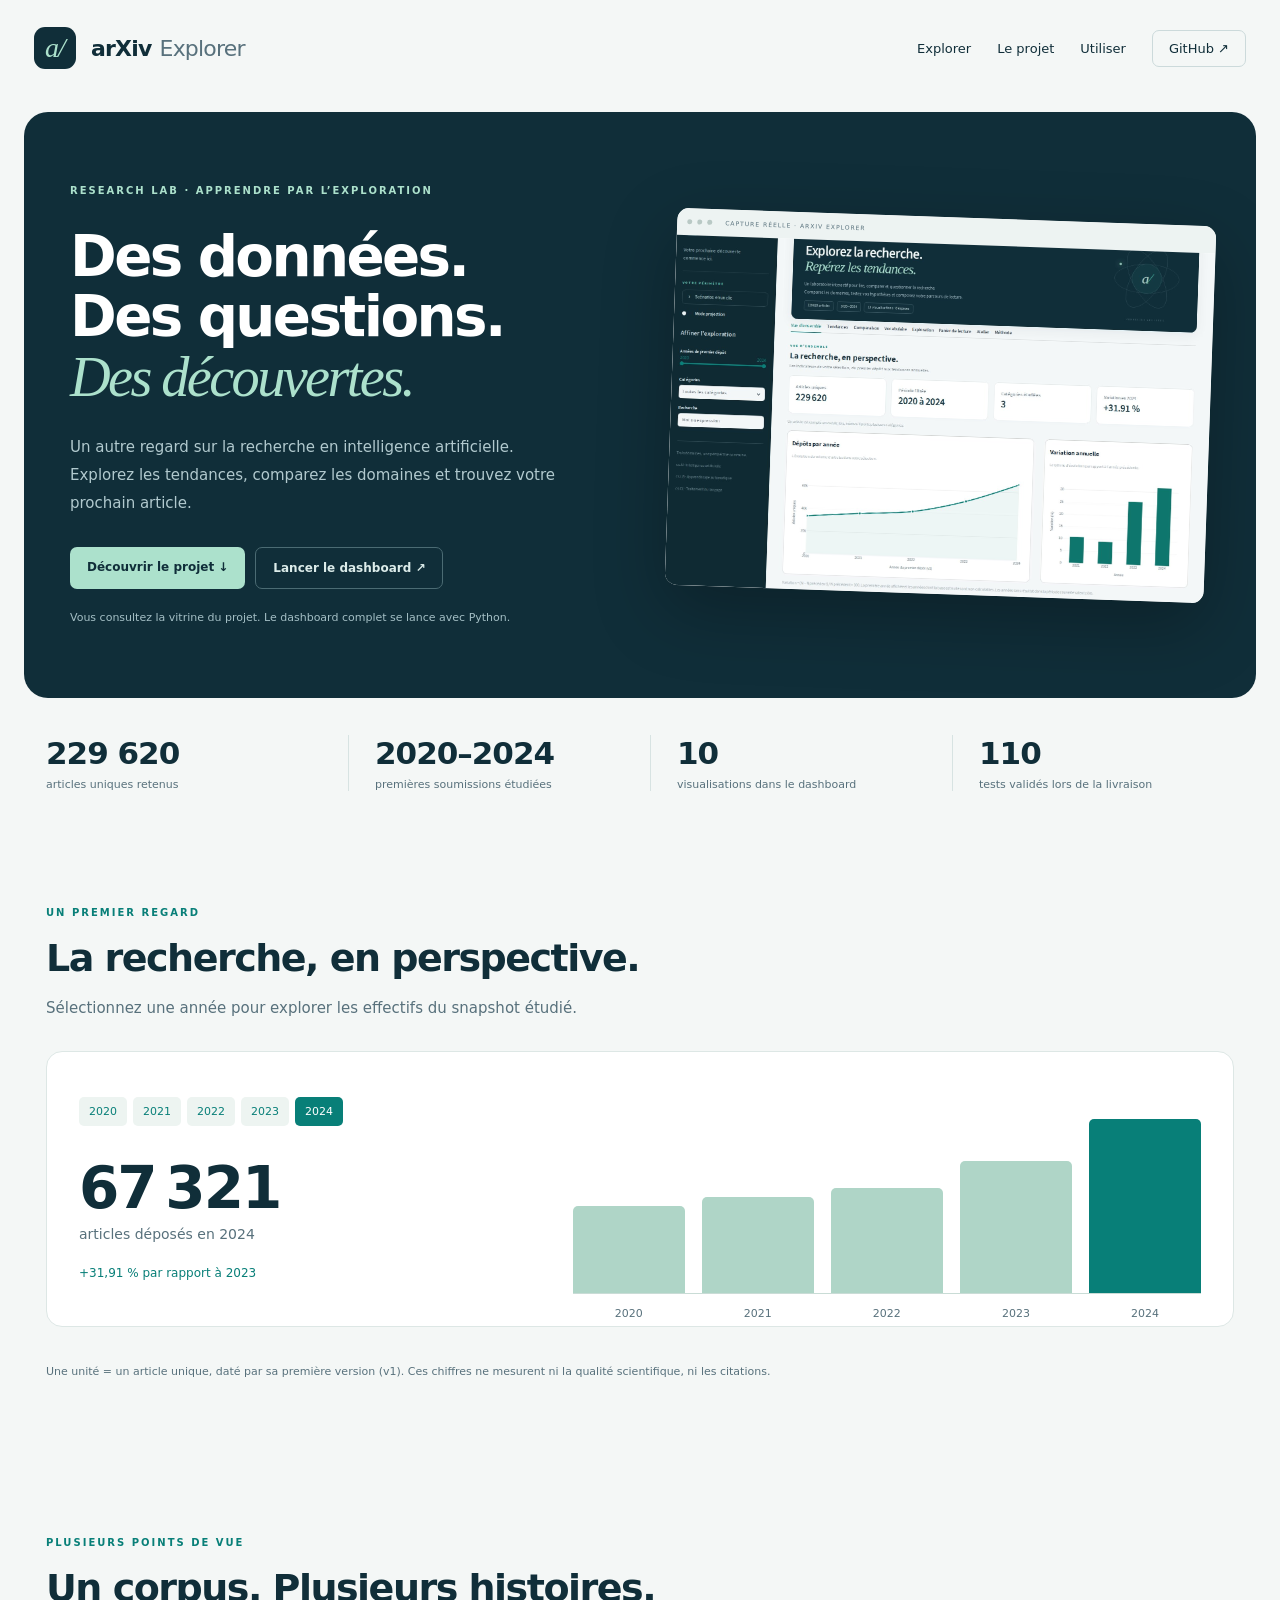
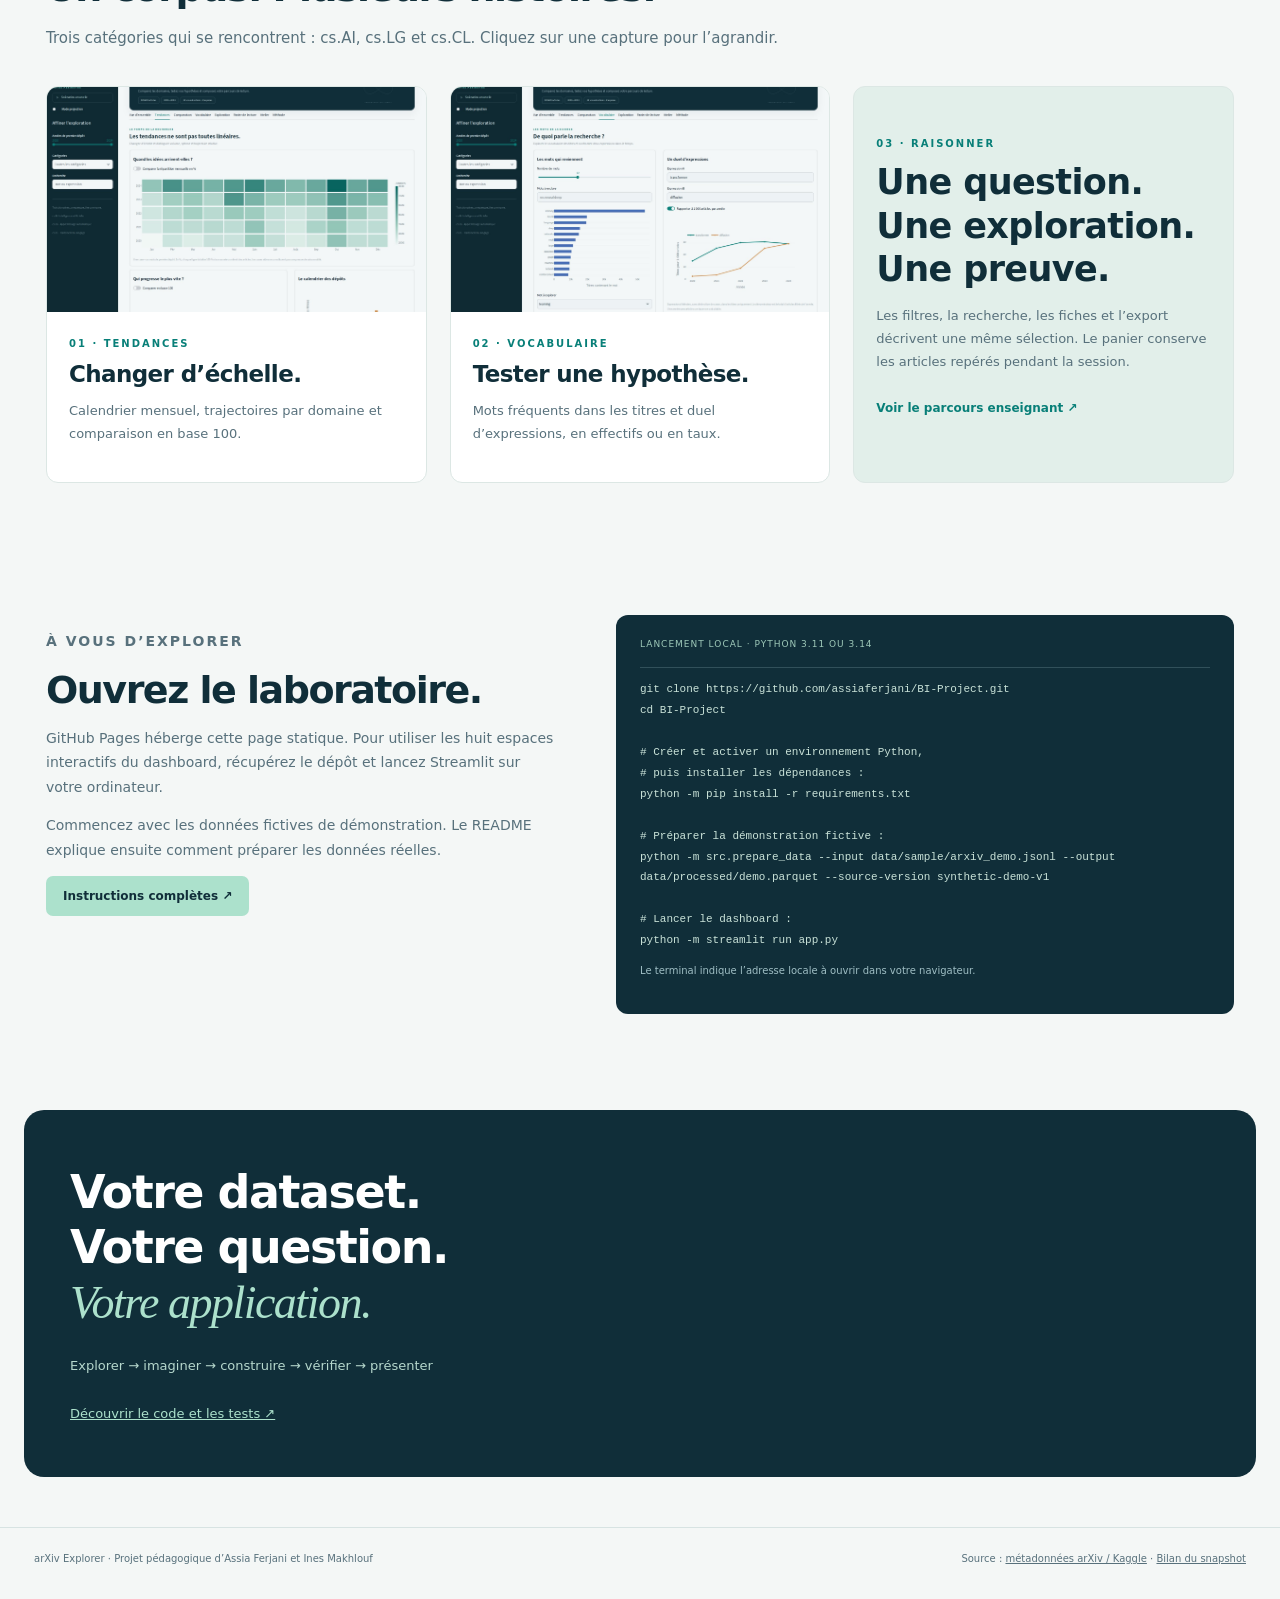
<file: index.html>
<!doctype html>
<html lang="fr"><head><meta charset="utf-8"><meta name="viewport" content="width=device-width,initial-scale=1"><meta name="description" content="arXiv Explorer : un projet pédagogique pour explorer les tendances de recherche en intelligence artificielle. Captures, résultats et guide de lancement."><meta name="theme-color" content="#102e39"><title>arXiv Explorer — Les données au service des idées</title><link rel="stylesheet" href="style.css"></head>
<body>
<header><a class="brand" href="#"><span class="mark">a/</span> arXiv <span class="muted">Explorer</span></a><nav aria-label="Navigation principale"><a href="#apercu">Explorer</a><a href="#projet">Le projet</a><a href="#installation">Utiliser</a><a class="github" href="https://github.com/assiaferjani/BI-Project">GitHub ↗</a></nav></header>
<main>
<section class="hero"><div class="intro"><p class="eyebrow">RESEARCH LAB · APPRENDRE PAR L’EXPLORATION</p><h1>Des données.<br>Des questions.<br><em>Des découvertes.</em></h1><p class="lead">Un autre regard sur la recherche en intelligence artificielle. Explorez les tendances, comparez les domaines et trouvez votre prochain article.</p><div class="actions"><a class="button primary" href="#apercu">Découvrir le projet ↓</a><a class="button secondary" href="#installation">Lancer le dashboard ↗</a></div><p class="notice">Vous consultez la vitrine du projet. Le dashboard complet se lance avec Python.</p></div><a class="hero-screen" href="assets/showcase-overview.jpg" data-image="assets/showcase-overview.jpg"><div class="window"><i></i><i></i><i></i><span>CAPTURE RÉELLE · ARXIV EXPLORER</span></div><img src="assets/showcase-overview.jpg" alt="Le dashboard arXiv Explorer : indicateurs, courbes annuelles et carte du corpus" width="1600" height="1450"></a></section>
<section class="metrics" aria-label="Le projet en chiffres"><div><strong>229 620</strong><span>articles uniques retenus</span></div><div><strong>2020–2024</strong><span>premières soumissions étudiées</span></div><div><strong>10</strong><span>visualisations dans le dashboard</span></div><div><strong>110</strong><span>tests validés lors de la livraison</span></div></section>
<section id="apercu" class="section"><p class="eyebrow">UN PREMIER REGARD</p><h2>La recherche, en perspective.</h2><p class="section-lead">Sélectionnez une année pour explorer les effectifs du snapshot étudié.</p><div class="annual"><div><div id="years" class="years" aria-label="Année à afficher"></div><strong id="annual-count">67 321</strong><p id="annual-label">articles déposés en 2024</p><span id="annual-growth" class="tag">+31,91 % par rapport à 2023</span></div><div class="bars" id="bars" aria-label="Dépôts annuels"></div></div><p class="caption">Une unité = un article unique, daté par sa première version (v1). Ces chiffres ne mesurent ni la qualité scientifique, ni les citations.</p></section>
<section id="projet" class="section"><p class="eyebrow">PLUSIEURS POINTS DE VUE</p><h2>Un corpus. Plusieurs histoires.</h2><p class="section-lead">Trois catégories qui se rencontrent : cs.AI, cs.LG et cs.CL. Cliquez sur une capture pour l’agrandir.</p><div class="gallery"><article><a href="assets/showcase-trends.jpg" data-image="assets/showcase-trends.jpg"><img src="assets/showcase-trends.jpg" alt="Onglet Tendances : calendrier thermique et trajectoires des catégories" loading="lazy"></a><span class="eyebrow">01 · TENDANCES</span><h3>Changer d’échelle.</h3><p>Calendrier mensuel, trajectoires par domaine et comparaison en base 100.</p></article><article><a href="assets/showcase-vocabulary.jpg" data-image="assets/showcase-vocabulary.jpg"><img src="assets/showcase-vocabulary.jpg" alt="Onglet Vocabulaire : mots fréquents et comparaison de transformer et diffusion" loading="lazy"></a><span class="eyebrow">02 · VOCABULAIRE</span><h3>Tester une hypothèse.</h3><p>Mots fréquents dans les titres et duel d’expressions, en effectifs ou en taux.</p></article><article class="method-card"><span class="eyebrow">03 · RAISONNER</span><h3>Une question.<br>Une exploration.<br>Une preuve.</h3><p>Les filtres, la recherche, les fiches et l’export décrivent une même sélection. Le panier conserve les articles repérés pendant la session.</p><a href="https://github.com/assiaferjani/BI-Project/blob/main/docs/teacher_demo.md">Voir le parcours enseignant ↗</a></article></div></section>
<section id="installation" class="section install"><div><p class="eyebrow">À VOUS D’EXPLORER</p><h2>Ouvrez le laboratoire.</h2><p>GitHub Pages héberge cette page statique. Pour utiliser les huit espaces interactifs du dashboard, récupérez le dépôt et lancez Streamlit sur votre ordinateur.</p><p>Commencez avec les données fictives de démonstration. Le README explique ensuite comment préparer les données réelles.</p><a class="button primary" href="https://github.com/assiaferjani/BI-Project#readme">Instructions complètes ↗</a></div><div class="terminal"><div class="terminal-top">LANCEMENT LOCAL · PYTHON 3.11 OU 3.14</div><pre><code>git clone https://github.com/assiaferjani/BI-Project.git
cd BI-Project

# Créer et activer un environnement Python,
# puis installer les dépendances :
python -m pip install -r requirements.txt

# Préparer la démonstration fictive :
python -m src.prepare_data --input data/sample/arxiv_demo.jsonl --output data/processed/demo.parquet --source-version synthetic-demo-v1

# Lancer le dashboard :
python -m streamlit run app.py</code></pre><p>Le terminal indique l’adresse locale à ouvrir dans votre navigateur.</p></div></section>
<section class="closing"><h2>Votre dataset.<br>Votre question.<br><em>Votre application.</em></h2><p>Explorer → imaginer → construire → vérifier → présenter</p><a href="https://github.com/assiaferjani/BI-Project">Découvrir le code et les tests ↗</a></section>
</main><footer><span>arXiv Explorer · Projet pédagogique d’Assia Ferjani et Ines Makhlouf</span><span>Source : <a href="https://www.kaggle.com/datasets/Cornell-University/arxiv">métadonnées arXiv / Kaggle</a> · <a href="assets/profile.json">Bilan du snapshot</a></span></footer>
<dialog id="viewer" aria-label="Capture agrandie"><button id="close-viewer" aria-label="Fermer la capture">Fermer ×</button><img id="viewer-image" alt=""></dialog><script src="site.js"></script></body></html>
</file>
<file: style.css>
:root{--ink:#102e39;--teal:#087f78;--mint:#ace1cc;--paper:#f4f7f6;--muted:#58717c}*{box-sizing:border-box}html{scroll-behavior:smooth;scroll-padding-top:30px}body{margin:0;background:var(--paper);color:var(--ink);font-family:system-ui,-apple-system,BlinkMacSystemFont,"Segoe UI",sans-serif}a{color:inherit}a:focus-visible,button:focus-visible{outline:3px solid #d6a267;outline-offset:5px}header,main,footer{max-width:1300px;margin:auto}header{padding:27px 34px;display:flex;justify-content:space-between;align-items:center;gap:20px}.brand{display:flex;align-items:center;gap:8px;font-size:22px;text-decoration:none;font-weight:700;letter-spacing:-.8px}.mark{display:grid;place-items:center;background:var(--ink);color:var(--mint);border-radius:11px;width:42px;height:42px;font:italic 28px Georgia,serif;margin-right:7px}.muted{font-weight:400;color:var(--muted)}nav{display:flex;align-items:center;gap:26px;font-size:13px}nav a{text-decoration:none}nav a:hover{color:var(--teal)}.github{border:1px solid #ccdadb;border-radius:7px;padding:10px 16px}.hero{margin:16px 24px 0;background:var(--ink);border-radius:24px;padding:60px 46px;display:grid;grid-template-columns:1.05fr 1fr;gap:35px;align-items:center;color:white;overflow:hidden}.eyebrow{font-size:10px;letter-spacing:2px;font-weight:750;color:var(--teal)}.hero .eyebrow{color:var(--mint)}h1{font-size:clamp(42px,4.4vw,65px);font-weight:650;line-height:1.07;letter-spacing:-2.6px;margin:27px 0}em{font-family:Georgia,serif;font-weight:400;color:var(--mint)}.lead{color:#b1c9ce;font-size:15px;line-height:1.85;max-width:500px}.actions{display:flex;gap:10px;flex-wrap:wrap;margin-top:29px}.button{display:inline-block;padding:13px 17px;border-radius:7px;font-size:12px;font-weight:650;text-decoration:none;transition:transform .15s}.button:hover{transform:translateY(-2px)}.primary{background:var(--mint);color:var(--ink)}.secondary{border:1px solid #4b6b73;color:#dcecea}.notice{font-size:11px;line-height:1.7;color:#a4bfc5;margin-top:20px}.hero-screen{display:block;background:white;border-radius:12px;overflow:hidden;box-shadow:0 24px 70px #0004;transform:rotate(2deg);text-decoration:none}.hero-screen img{display:block;width:100%;height:350px;object-fit:cover;object-position:50% 37%}.window{height:27px;display:flex;align-items:center;gap:5px;background:#edf3f2;padding:0 10px}.window i{height:5px;width:5px;background:#b9c9c5;border-radius:50%}.window span{font-size:6px;letter-spacing:1px;color:var(--muted);margin-left:8px}.metrics{display:grid;grid-template-columns:repeat(4,1fr);padding:37px 46px;gap:20px}.metrics div+div{border-left:1px solid #d7e3e2;padding-left:26px}.metrics strong{font-size:31px;letter-spacing:-1px;display:block}.metrics span{display:block;color:var(--muted);font-size:11px;margin-top:7px}.section{padding:66px 46px}.section h2{font-size:38px;letter-spacing:-1.5px;margin:14px 0}p{line-height:1.75}.section-lead{color:var(--muted);font-size:15px;max-width:750px}.annual{margin-top:30px;background:white;border:1px solid #dde7e5;border-radius:16px;padding:32px;display:grid;grid-template-columns:1fr 1.4fr;gap:45px;align-items:center}.years{display:flex;gap:6px;flex-wrap:wrap}.years button{background:#edf4f1;border:0;color:var(--teal);border-radius:5px;padding:8px 10px;cursor:pointer;font:inherit;font-size:11px}.years button[aria-pressed=true]{background:var(--teal);color:white}#annual-count{display:block;font-size:58px;letter-spacing:-2px;margin-top:28px}#annual-label{margin:0 0 16px;color:var(--muted);font-size:14px}.tag{color:var(--teal);font-size:12px}.bars{height:210px;display:flex;gap:17px;align-items:end;border-bottom:1px solid #c9dcd6;padding-top:35px}.bar{height:100%;flex:1;display:flex;align-items:end;position:relative}.bar button{border:0;width:100%;background:#afd5c7;min-height:4px;border-radius:5px 5px 0 0;cursor:pointer;position:relative}.bar button[aria-pressed=true]{background:var(--teal)}.bar span{position:absolute;bottom:-27px;width:100%;text-align:center;font-size:11px;color:var(--muted)}.caption{font-size:11px;color:var(--muted);margin-top:35px}.gallery{display:grid;grid-template-columns:1fr 1fr 1fr;gap:23px;margin-top:35px}.gallery article{border:1px solid #dce7e4;border-radius:12px;overflow:hidden;background:white;padding-bottom:24px}.gallery img{width:100%;height:225px;object-fit:cover;object-position:center 58%;transition:transform .25s;display:block}.gallery a:hover img{transform:scale(1.025)}.gallery .eyebrow,.gallery h3,.gallery p{margin-left:22px;margin-right:22px}.gallery .eyebrow{display:block;margin-top:26px}.gallery h3{font-size:23px;letter-spacing:-.6px;margin-top:12px;margin-bottom:12px}.gallery p{font-size:13px;color:var(--muted)}.gallery .method-card{padding:25px 0;background:#e2efea}.method-card h3{font-size:35px;line-height:1.25}.method-card>a{display:inline-block;font-size:12px;color:var(--teal);margin:15px 22px;text-decoration:none;font-weight:650}.install{display:grid;grid-template-columns:1fr 1.2fr;gap:55px}.install p{font-size:14px;color:var(--muted)}.terminal{background:var(--ink);border-radius:12px;color:#c9e2d8;padding:24px;min-width:0}.terminal-top{font-size:9px;color:#9ec9b9;letter-spacing:1px;border-bottom:1px solid #31505a;padding-bottom:18px}.terminal pre{white-space:pre-wrap;overflow-wrap:anywhere;font-size:11px;line-height:1.9}.terminal p{font-size:10px;color:#9fbec4}.closing{background:var(--ink);margin:30px 24px 50px;border-radius:20px;padding:55px 46px;color:white}.closing h2{font-size:46px;letter-spacing:-1.5px;line-height:1.2;margin:0 0 25px}.closing p{color:#b6d8cd;font-size:13px}.closing a{display:inline-block;color:var(--mint);font-size:13px;margin-top:15px}footer{border-top:1px solid #d7e3e2;padding:25px 34px 35px;color:var(--muted);font-size:10px;display:flex;gap:20px;justify-content:space-between}dialog{max-width:min(1100px,95vw);max-height:94vh;border:0;border-radius:12px;padding:15px;background:var(--paper)}dialog::backdrop{background:#081d28d9}dialog img{display:block;max-width:100%;height:auto}dialog button{display:block;margin:0 0 12px auto;border:0;border-radius:6px;background:var(--ink);color:white;padding:10px 16px;cursor:pointer}@media(max-width:850px){.hero{grid-template-columns:1fr;padding:35px 28px}.hero-screen{transform:none}.hero-screen img{height:270px}.gallery{grid-template-columns:1fr 1fr}.method-card{grid-column:span 2}.install{grid-template-columns:1fr}.annual{grid-template-columns:1fr}.metrics{grid-template-columns:1fr 1fr}.metrics div+div{border:0;padding:0}.metrics strong{font-size:27px}.section{padding:42px 30px}footer{flex-direction:column}.bars{margin-bottom:30px}header{padding:22px 25px}nav{gap:16px}nav a:not(.github){display:none}}@media(max-width:520px){.hero{margin:5px 14px 0;padding:30px 23px}h1{font-size:43px;letter-spacing:-2px}.section h2{font-size:31px}.metrics{padding:30px}.gallery{grid-template-columns:1fr}.method-card{grid-column:auto}.section{padding:35px 24px}.annual{padding:23px;gap:20px}.closing{margin:25px 14px;padding:34px 25px}.closing h2{font-size:37px}.brand{font-size:18px}.github{padding:8px 12px}.bar span{font-size:10px}}@media(prefers-reduced-motion:reduce){html{scroll-behavior:auto}*{transition:none!important}}
</file>
